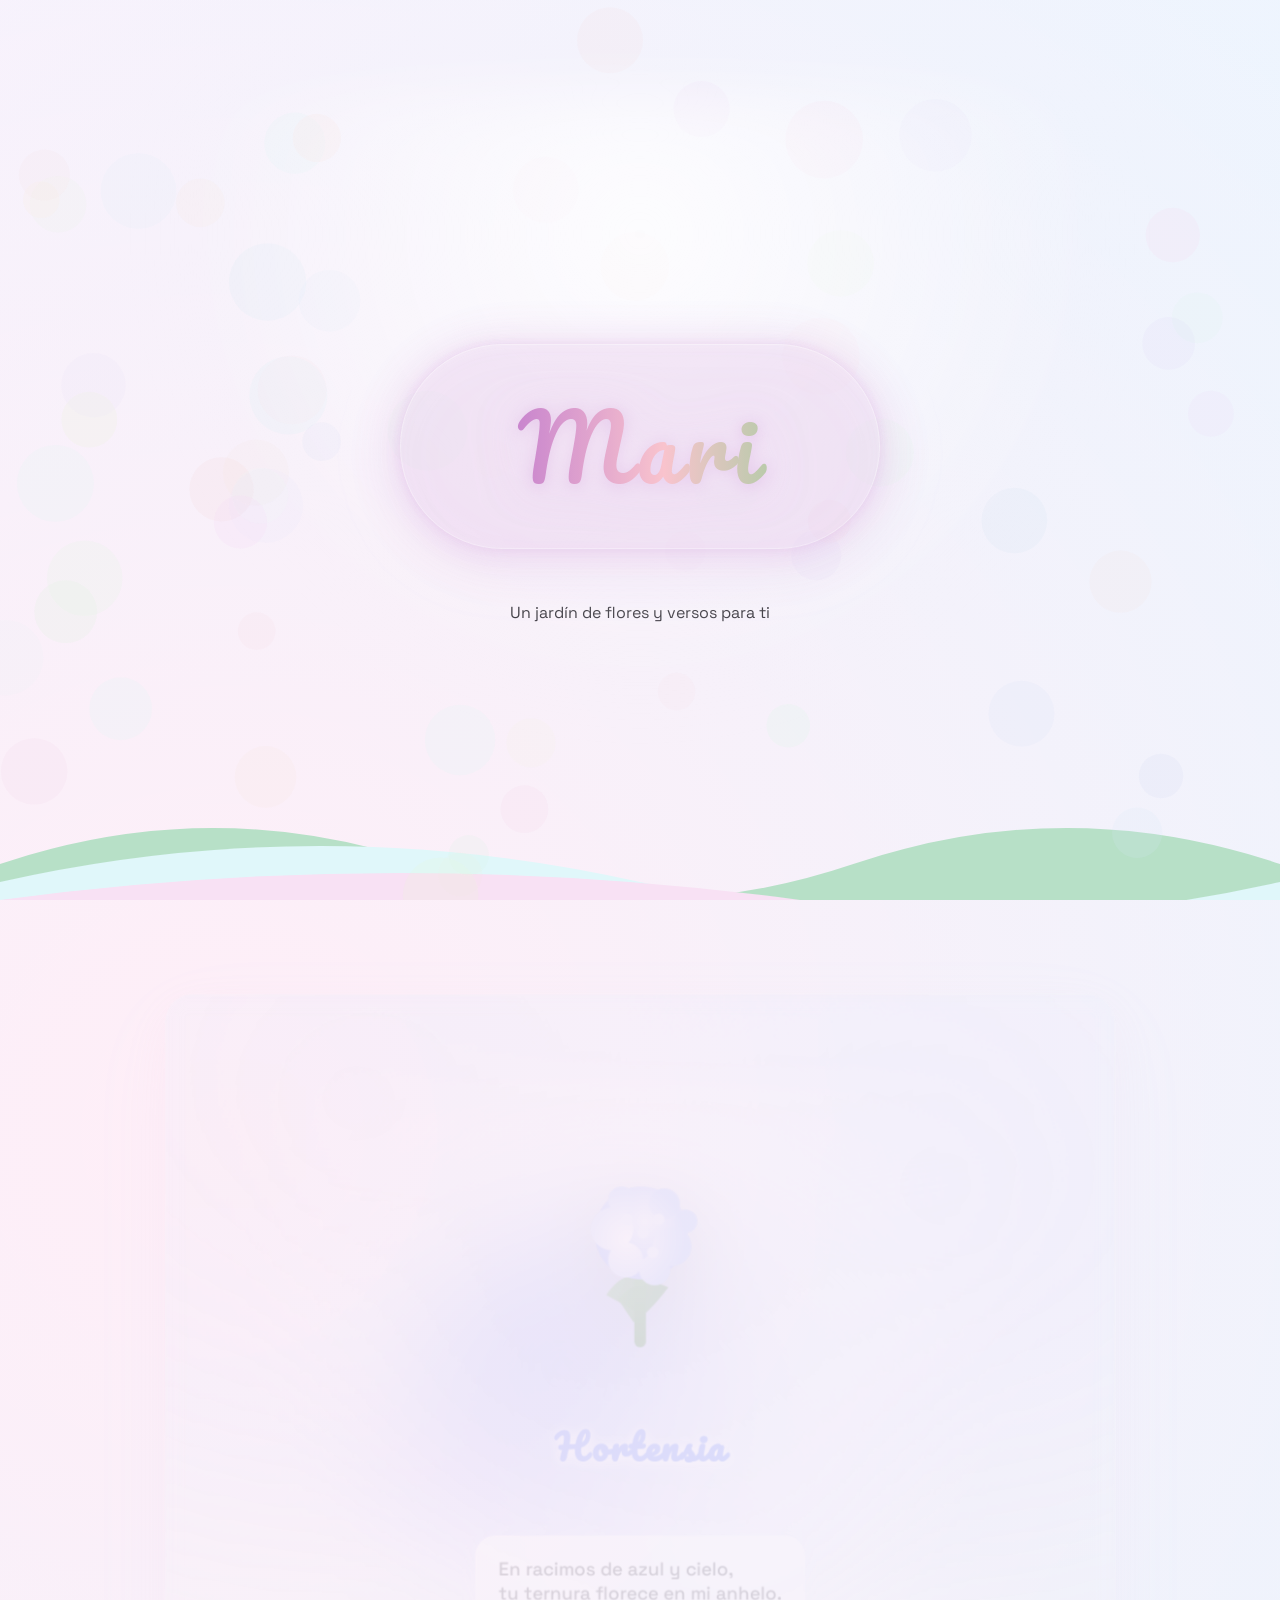
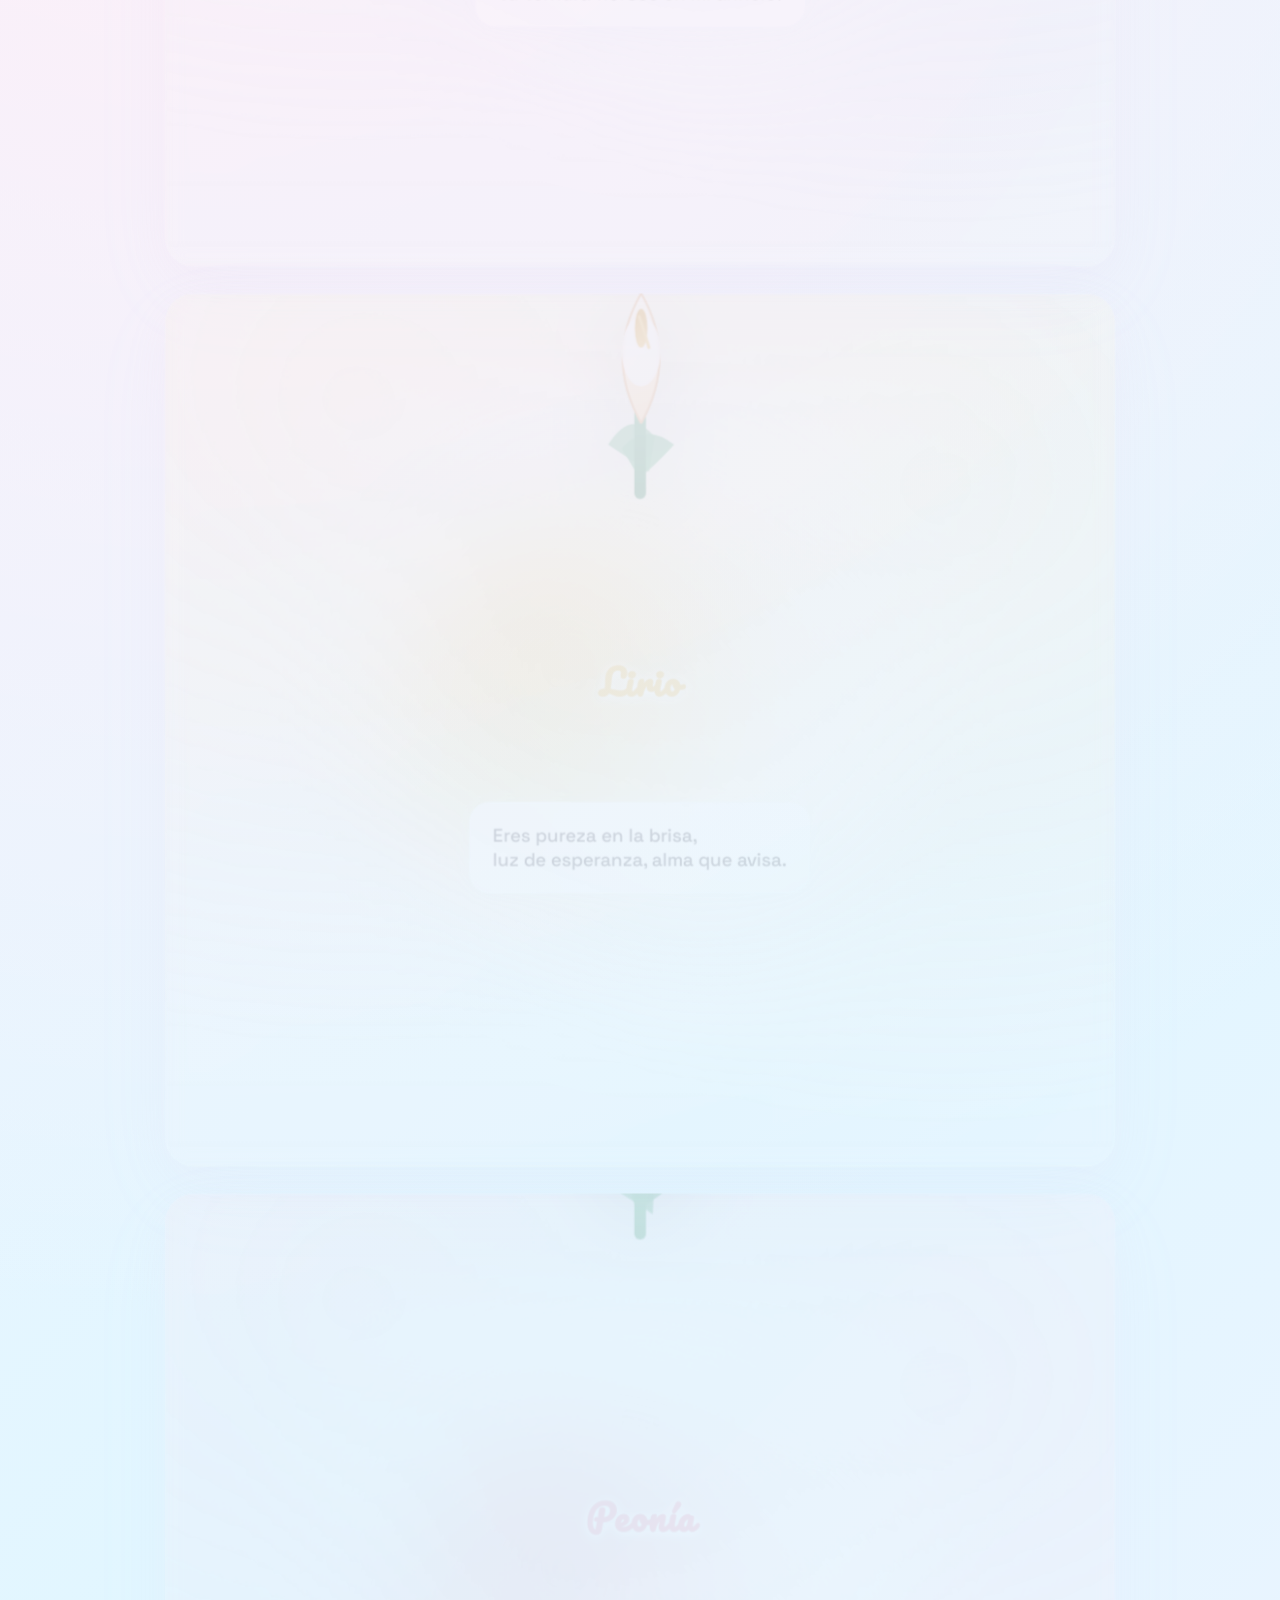
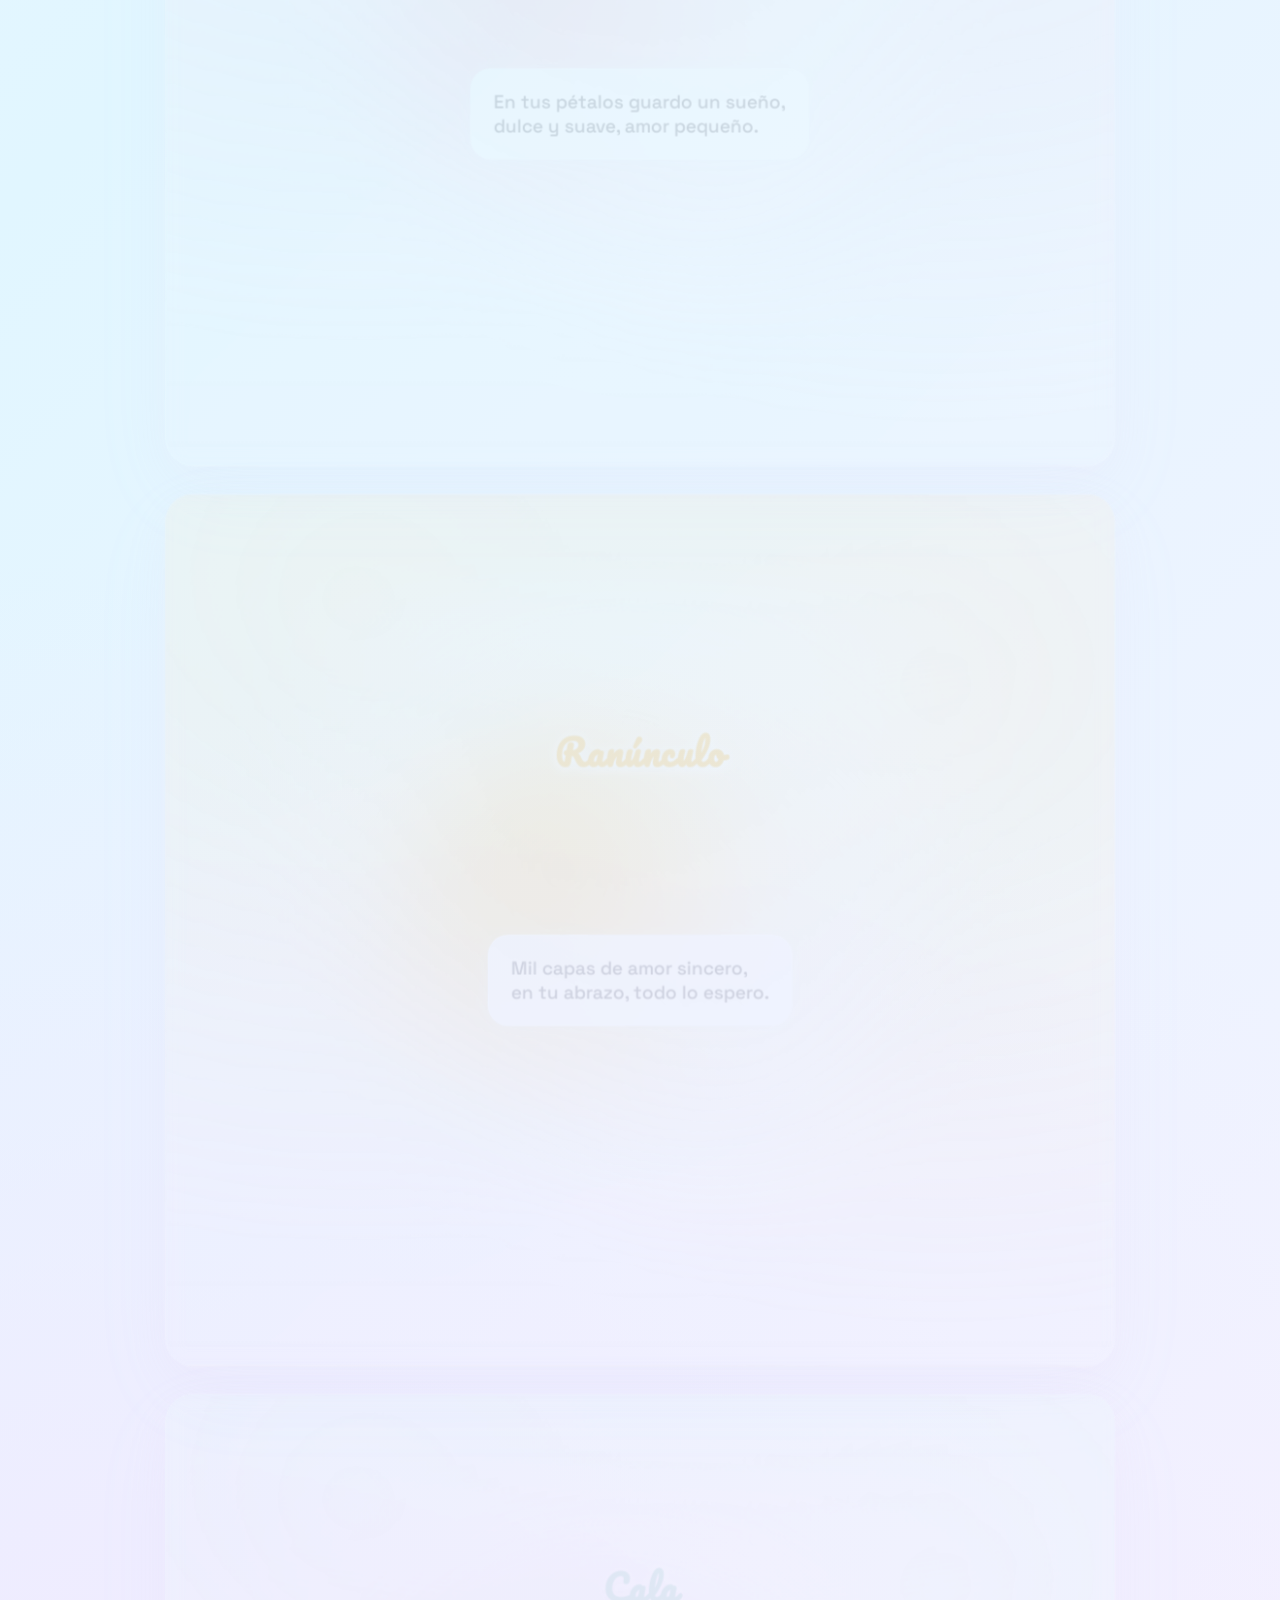
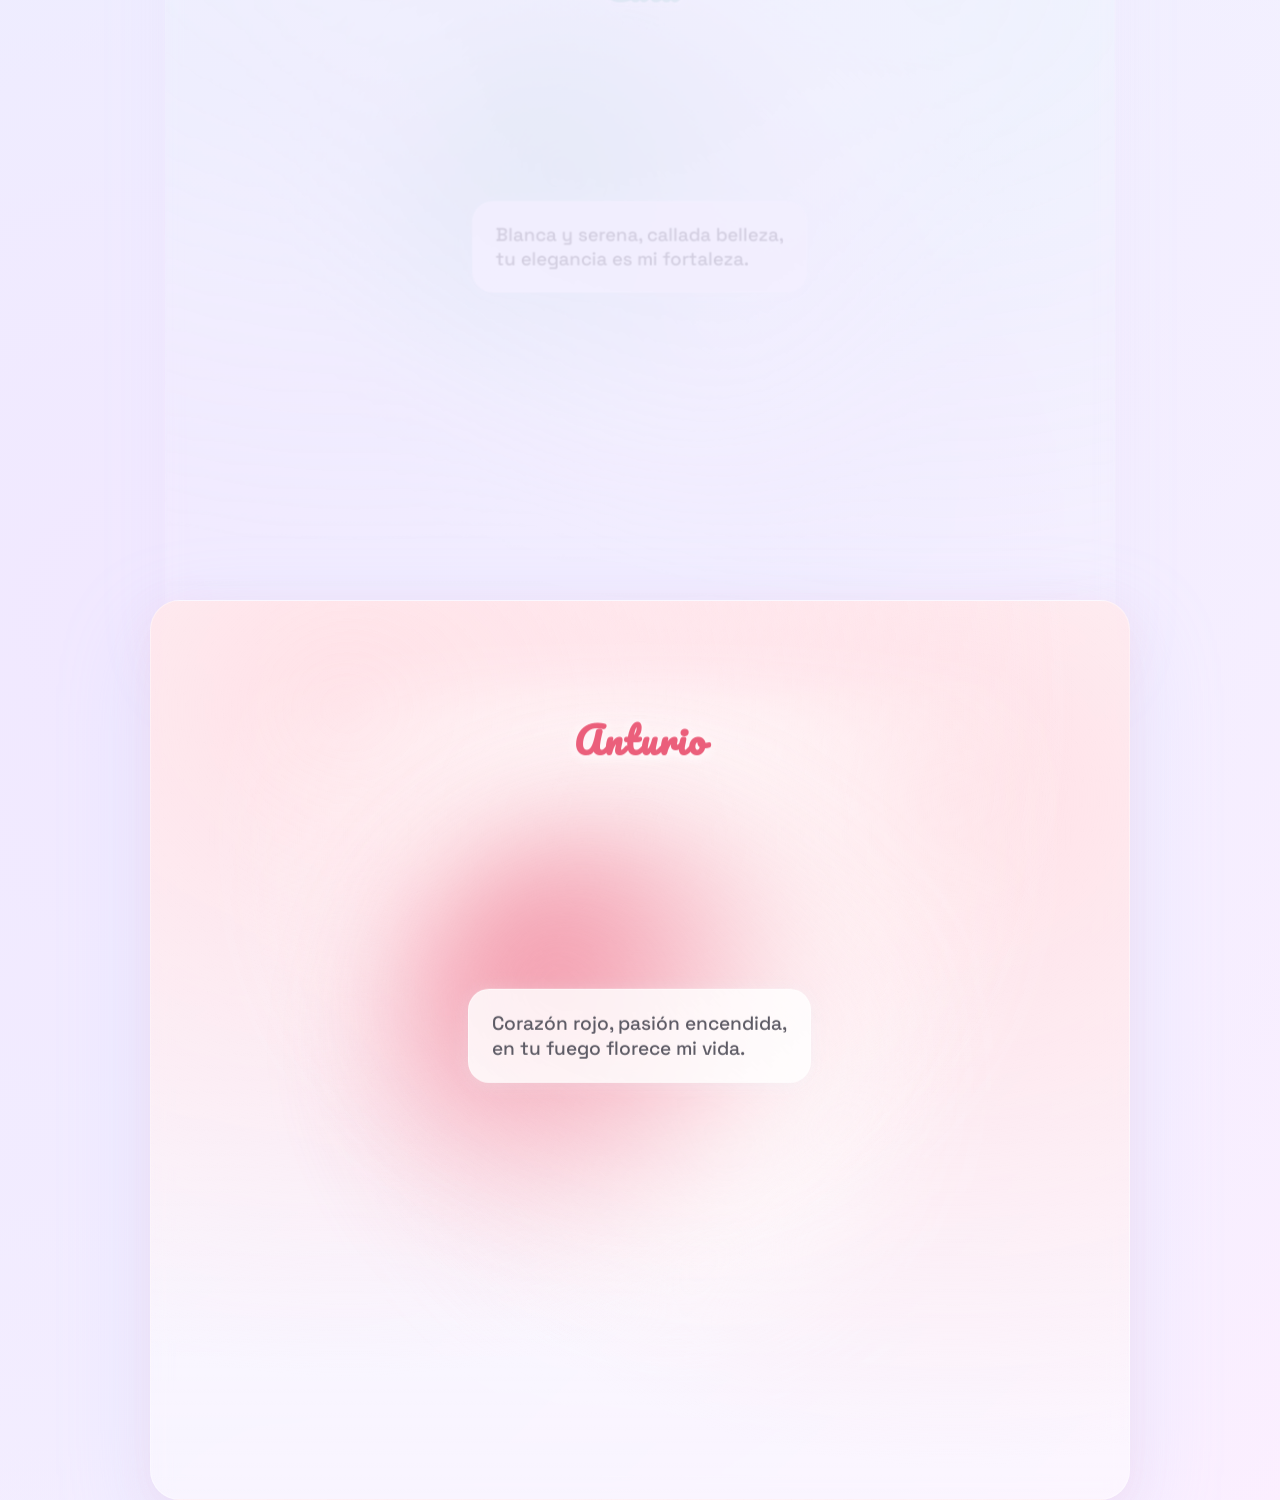
<file: index.html>
<!DOCTYPE html>
<html lang="es">
<head>
    <meta charset="UTF-8">
    <meta name="viewport" content="width=device-width, initial-scale=1.0">
    <title>Mari</title>
    <link rel="stylesheet" href="Assets/css/style.css">
    <link href="https://fonts.googleapis.com/css2?family=Pacifico&family=Space+Grotesk:wght@400;500;600&display=swap" rel="stylesheet">
</head>
<body>
    <main id="parallax-main">
        <section class="parallax-section hero">
            <h1 class="main-title"><span class="main-title-bg">Mari</span></h1>
            <p class="main-sub">Un jardín de flores y versos para ti</p>
        </section>
        <section class="parallax-section flower-section" data-flower="hortensia">
            <span class="flower-blob" aria-hidden="true"></span>
            <div class="flower-parallax" id="flower-hortensia" data-parallax="0.22"></div>
            <h2 data-parallax="0.08">Hortensia</h2>
            <p data-parallax="0.04">En racimos de azul y cielo,<br>tu ternura florece en mi anhelo.</p>
        </section>
        <section class="parallax-section flower-section" data-flower="lirio">
            <span class="flower-blob" aria-hidden="true"></span>
            <div class="flower-parallax" id="flower-lirio" data-parallax="0.22"></div>
            <h2 data-parallax="0.08">Lirio</h2>
            <p data-parallax="0.04">Eres pureza en la brisa,<br>luz de esperanza, alma que avisa.</p>
        </section>
        <section class="parallax-section flower-section" data-flower="peonia">
            <span class="flower-blob" aria-hidden="true"></span>
            <div class="flower-parallax" id="flower-peonia" data-parallax="0.22"></div>
            <h2 data-parallax="0.08">Peonía</h2>
            <p data-parallax="0.04">En tus pétalos guardo un sueño,<br>dulce y suave, amor pequeño.</p>
        </section>
        <section class="parallax-section flower-section" data-flower="ranunculo">
            <span class="flower-blob" aria-hidden="true"></span>
            <div class="flower-parallax" id="flower-ranunculo" data-parallax="0.22"></div>
            <h2 data-parallax="0.08">Ranúnculo</h2>
            <p data-parallax="0.04">Mil capas de amor sincero,<br>en tu abrazo, todo lo espero.</p>
        </section>
        <section class="parallax-section flower-section" data-flower="cala">
            <span class="flower-blob" aria-hidden="true"></span>
            <div class="flower-parallax" id="flower-cala" data-parallax="0.22"></div>
            <h2 data-parallax="0.08">Cala</h2>
            <p data-parallax="0.04">Blanca y serena, callada belleza,<br>tu elegancia es mi fortaleza.</p>
        </section>
        <section class="parallax-section flower-section" data-flower="anturio">
            <span class="flower-blob" aria-hidden="true"></span>
            <div class="flower-parallax" id="flower-anturio" data-parallax="0.22"></div>
            <h2 data-parallax="0.08">Anturio</h2>
            <p data-parallax="0.04">Corazón rojo, pasión encendida,<br>en tu fuego florece mi vida.</p>
        </section>
    </main>
    <script src="Assets/Js/bg-decor.js"></script>
    <script src="Assets/Js/hills-bg.js"></script>
    <script src="Assets/Js/flowers-parallax.js"></script>
    <script src="Assets/Js/parallax.js"></script>
</body>
</html>
</file>
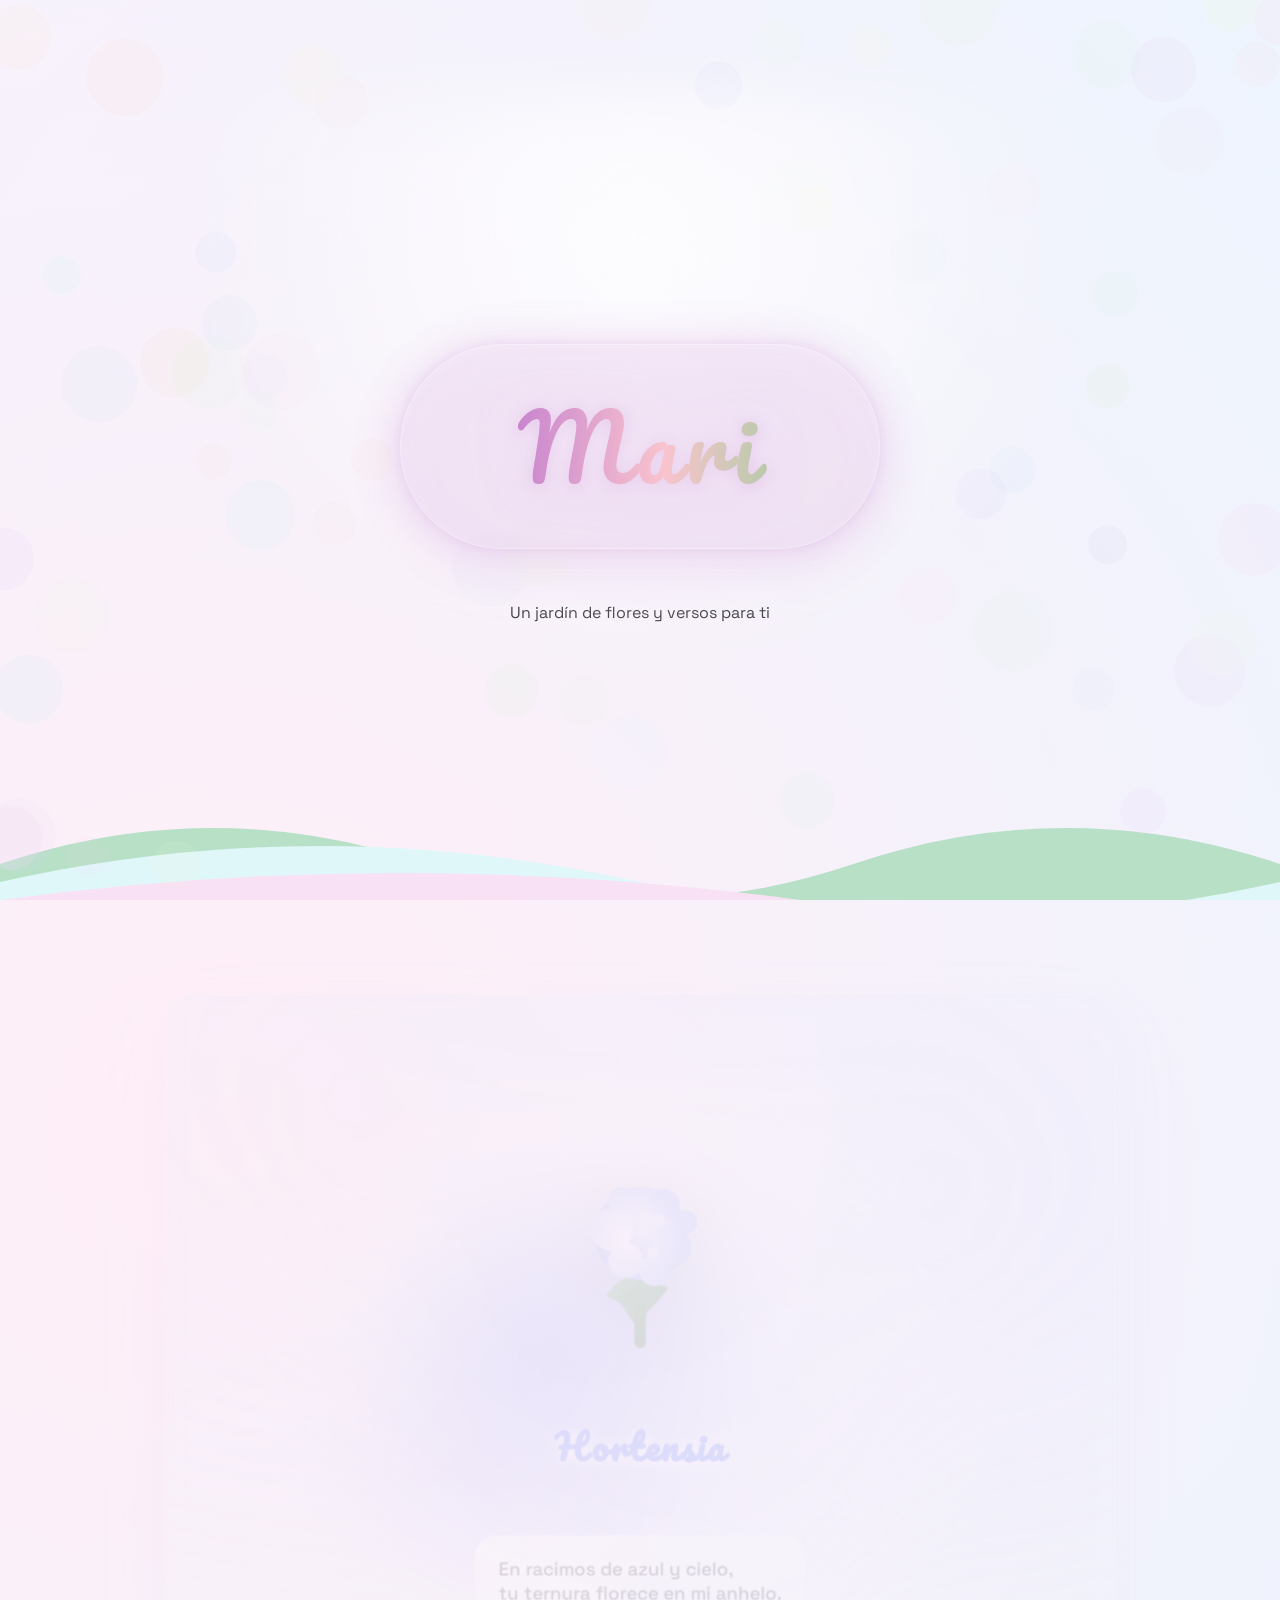
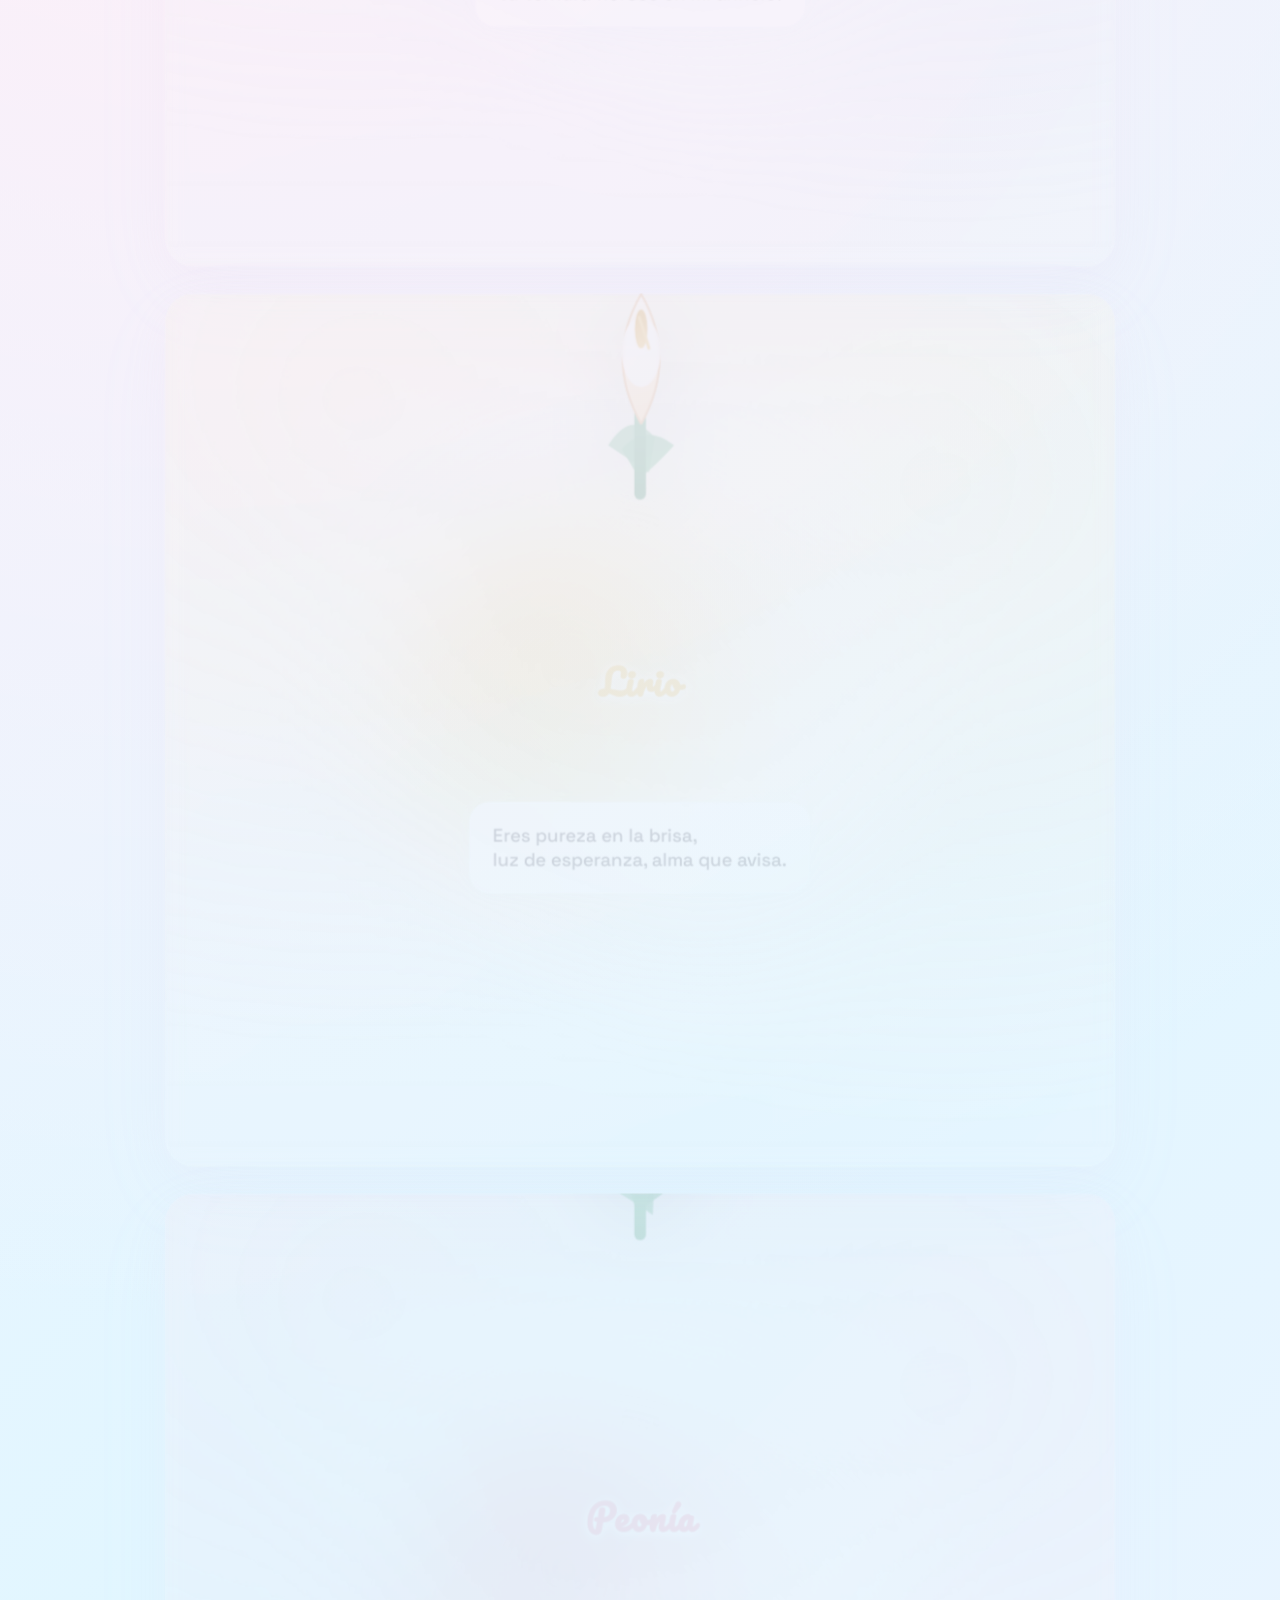
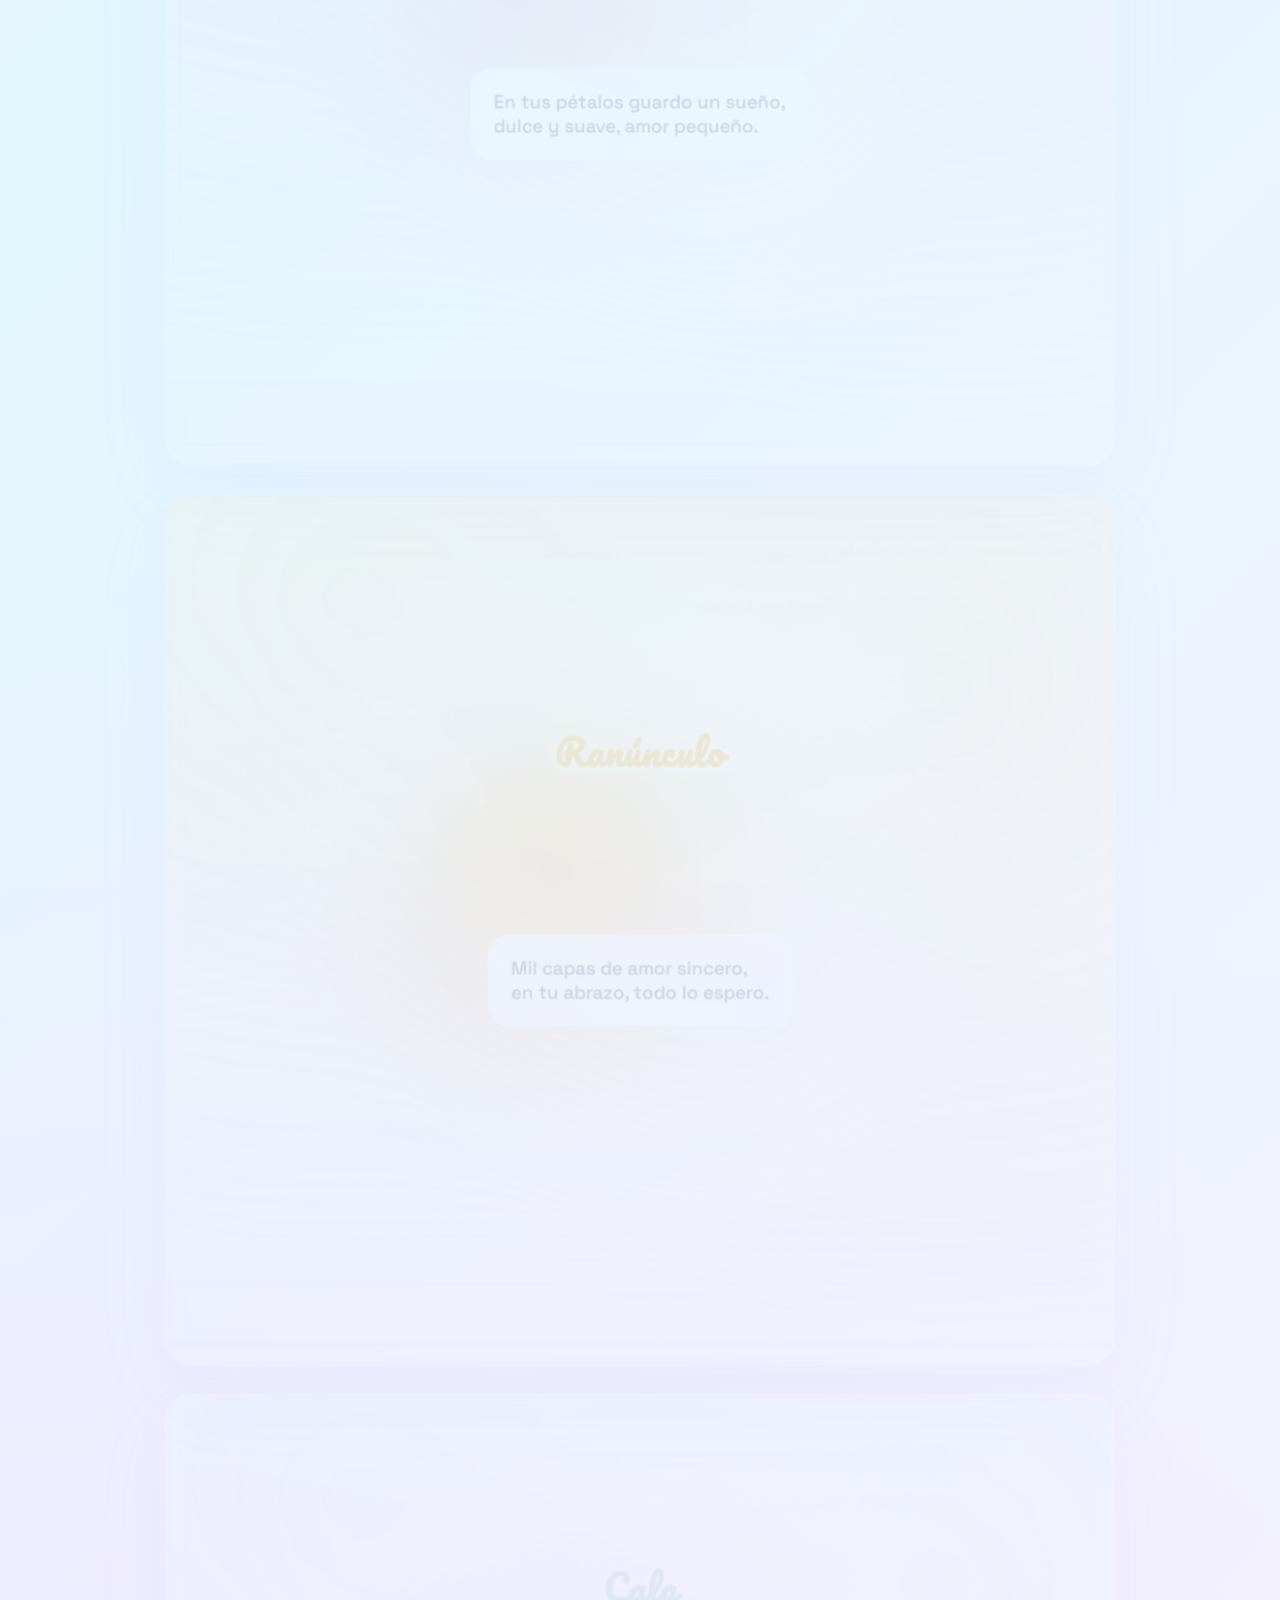
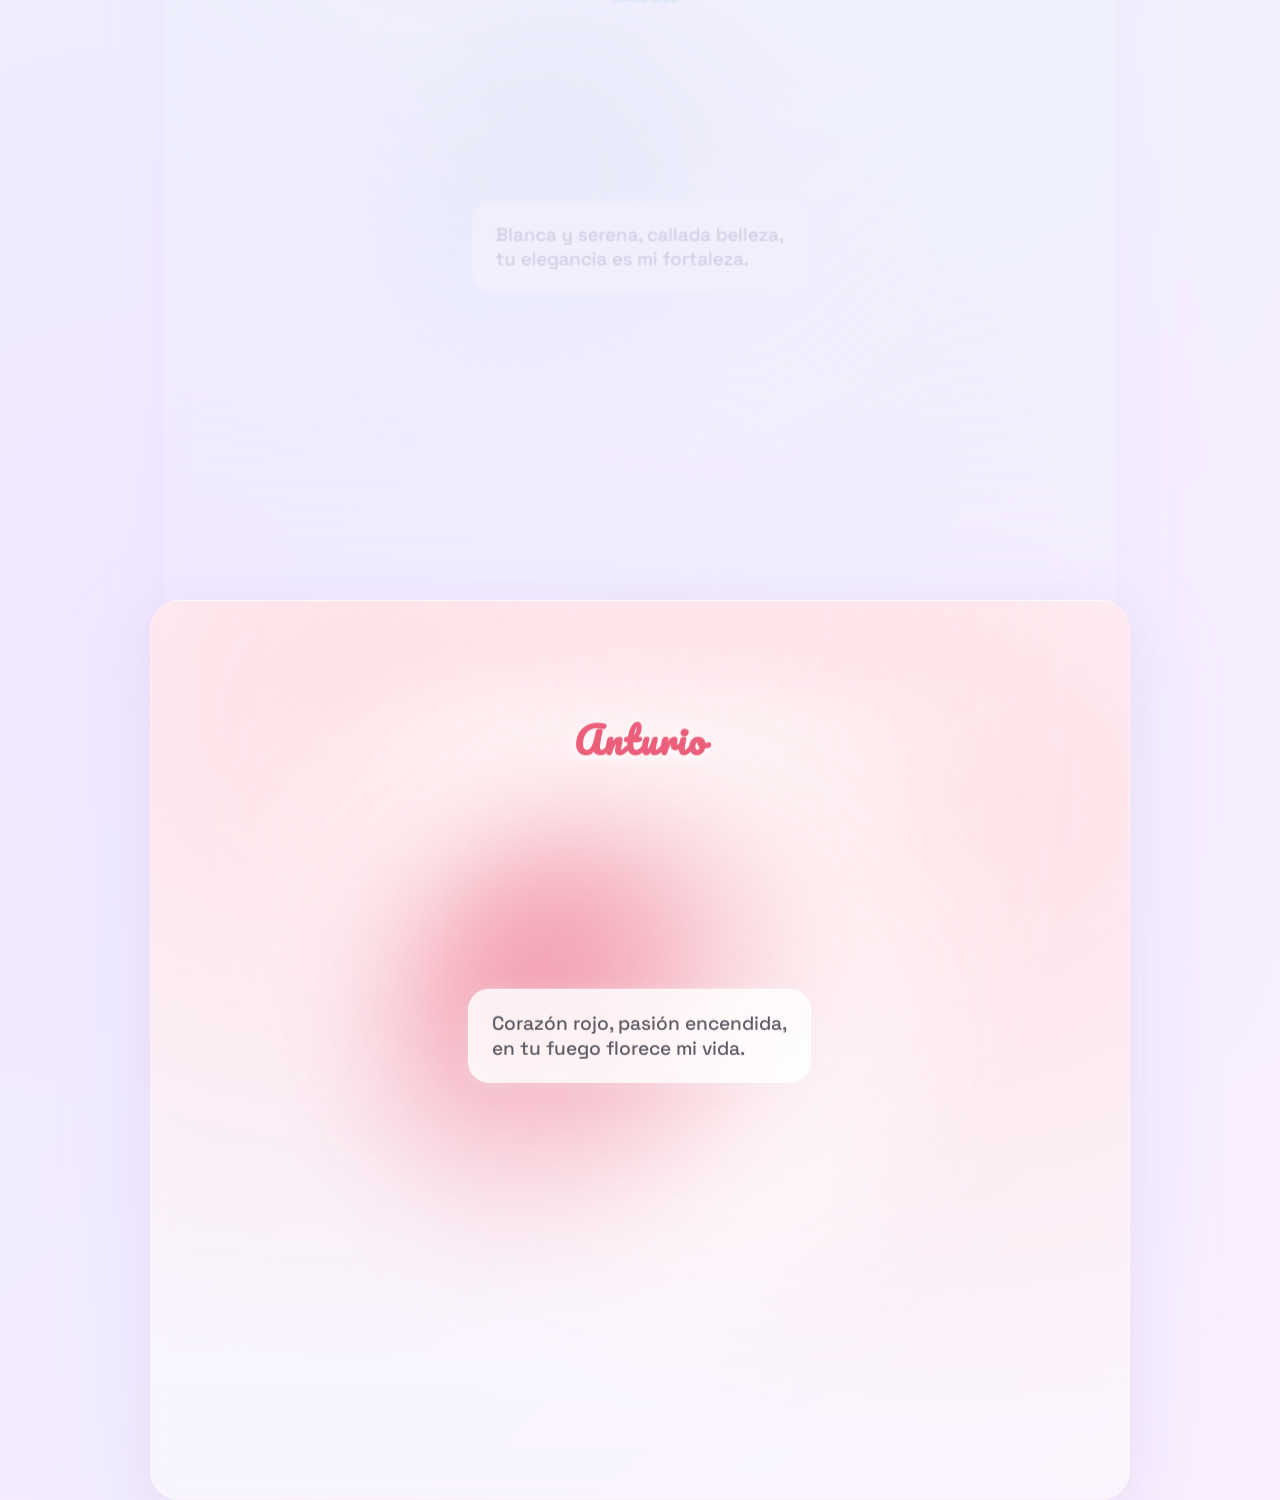
<file: pages/index.html>
<!DOCTYPE html>
<html lang="es">
<head>
    <meta charset="UTF-8">
    <meta name="viewport" content="width=device-width, initial-scale=1.0">
    <title>Mari</title>
    <link rel="stylesheet" href="../Assets/css/style.css">
    <link href="https://fonts.googleapis.com/css2?family=Pacifico&family=Space+Grotesk:wght@400;500;600&display=swap" rel="stylesheet">
</head>
<body>
    <main id="parallax-main">
        <section class="parallax-section hero">
            <h1 class="main-title"><span class="main-title-bg">Mari</span></h1>
            <p class="main-sub">Un jardín de flores y versos para ti</p>
        </section>
        <section class="parallax-section flower-section" data-flower="hortensia">
            <span class="flower-blob" aria-hidden="true"></span>
            <div class="flower-parallax" id="flower-hortensia" data-parallax="0.22"></div>
            <h2 data-parallax="0.08">Hortensia</h2>
            <p data-parallax="0.04">En racimos de azul y cielo,<br>tu ternura florece en mi anhelo.</p>
        </section>
        <section class="parallax-section flower-section" data-flower="lirio">
            <span class="flower-blob" aria-hidden="true"></span>
            <div class="flower-parallax" id="flower-lirio" data-parallax="0.22"></div>
            <h2 data-parallax="0.08">Lirio</h2>
            <p data-parallax="0.04">Eres pureza en la brisa,<br>luz de esperanza, alma que avisa.</p>
        </section>
        <section class="parallax-section flower-section" data-flower="peonia">
            <span class="flower-blob" aria-hidden="true"></span>
            <div class="flower-parallax" id="flower-peonia" data-parallax="0.22"></div>
            <h2 data-parallax="0.08">Peonía</h2>
            <p data-parallax="0.04">En tus pétalos guardo un sueño,<br>dulce y suave, amor pequeño.</p>
        </section>
        <section class="parallax-section flower-section" data-flower="ranunculo">
            <span class="flower-blob" aria-hidden="true"></span>
            <div class="flower-parallax" id="flower-ranunculo" data-parallax="0.22"></div>
            <h2 data-parallax="0.08">Ranúnculo</h2>
            <p data-parallax="0.04">Mil capas de amor sincero,<br>en tu abrazo, todo lo espero.</p>
        </section>
        <section class="parallax-section flower-section" data-flower="cala">
            <span class="flower-blob" aria-hidden="true"></span>
            <div class="flower-parallax" id="flower-cala" data-parallax="0.22"></div>
            <h2 data-parallax="0.08">Cala</h2>
            <p data-parallax="0.04">Blanca y serena, callada belleza,<br>tu elegancia es mi fortaleza.</p>
        </section>
        <section class="parallax-section flower-section" data-flower="anturio">
            <span class="flower-blob" aria-hidden="true"></span>
            <div class="flower-parallax" id="flower-anturio" data-parallax="0.22"></div>
            <h2 data-parallax="0.08">Anturio</h2>
            <p data-parallax="0.04">Corazón rojo, pasión encendida,<br>en tu fuego florece mi vida.</p>
        </section>
    </main>
    <script src="../Assets/Js/bg-decor.js"></script>
    <script src="../Assets/Js/hills-bg.js"></script>
    <script src="../Assets/Js/flowers-parallax.js"></script>
    <script src="../Assets/Js/parallax.js"></script>
</body>
</html>
</file>
<file: Assets/css/style.css>
:root {
    --ink: #2d2a32;
    --muted: #5d5b65;
    --card: rgba(255, 255, 255, 0.58);
    --stroke: rgba(255, 255, 255, 0.35);
}

* {
    box-sizing: border-box;
}

body {
    margin: 0;
    padding: 0;
    min-height: 100vh;
    background:
        radial-gradient(circle at 18% 18%, #ffeef7 0, transparent 34%),
        radial-gradient(circle at 80% 12%, #e8f6ff 0, transparent 32%),
        radial-gradient(circle at 12% 86%, #f1e8ff 0, transparent 30%),
        linear-gradient(135deg, #f8f4ff 0%, #e1f6ff 45%, #fdf0ff 100%);
    font-family: 'Space Grotesk', 'Segoe UI', Arial, sans-serif;
    color: var(--ink);
    overflow-x: hidden;
}

#bg-canvas {
    position: fixed;
    top: 0;
    left: 0;
    width: 100vw;
    height: 100vh;
    z-index: 0;
    pointer-events: none;
}

#parallax-main {
    width: 100%;
    position: relative;
    z-index: 2;
}

.parallax-section {
    min-height: 100vh;
    display: flex;
    flex-direction: column;
    align-items: center;
    justify-content: center;
    gap: 1.3rem;
    padding: 6rem 1.5rem 4rem;
    position: relative;
    overflow: hidden;
    isolation: isolate;
}

.parallax-section::before {
    content: '';
    position: absolute;
    inset: 10% 8%;
    background: radial-gradient(circle at 50% 20%, rgba(255, 255, 255, 0.8), transparent 60%);
    filter: blur(30px);
    z-index: 0;
}

.hero {
    text-align: center;
    gap: 1rem;
}

.main-title {
    font-size: 5.6rem;
    font-family: 'Pacifico', cursive;
    font-weight: normal;
    letter-spacing: 0.08em;
    opacity: 0;
    transform: translateY(40px);
    animation: fadeInTitle 2.4s ease 0.6s forwards;
    background: linear-gradient(90deg, #b45fc3 20%, #f7b6c2 55%, #7bc47f 90%);
    -webkit-background-clip: text;
    -webkit-text-fill-color: transparent;
    background-clip: text;
    filter: drop-shadow(0 4px 24px #ffffff) drop-shadow(0 2px 8px #b45fc3aa);
    margin-bottom: 0.5em;
}

.main-title-bg {
    background: rgba(255, 255, 255, 0.18);
    border-radius: 1.5em;
    padding: 0.25em 1.3em;
    box-shadow: 0 2px 24px 0 #fff6, 0 1px 10px #b45fc333;
    border: 1px solid rgba(255, 255, 255, 0.3);
}

@keyframes fadeInTitle {
    to {
        opacity: 1;
        transform: translateY(0);
    }
}

#flowers {
    display: none;
}

.flower-section {
    width: min(980px, 100%);
    margin: 0 auto;
    background:
        radial-gradient(120% 120% at 20% 12%, var(--tone-soft, #eef4ff) 0%, transparent 62%),
        radial-gradient(120% 120% at 82% 22%, var(--tone-soft, #ffeaf4) 0%, transparent 62%),
        linear-gradient(180deg, rgba(255, 255, 255, 0.72), rgba(255, 255, 255, 0.44));
    border-radius: 30px;
    box-shadow: 0 30px 90px #b8d6ff44, 0 12px 40px #ffb6d044;
    border: 1px solid var(--stroke);
    backdrop-filter: blur(10px);
    transition: transform 0.8s cubic-bezier(.4, 1.4, .6, 1), opacity 0.8s ease;
    opacity: 0.2;
    transform: translateY(80px) scale(0.97);
}

.flower-section.in-view {
    opacity: 1;
    transform: translateY(0) scale(1);
    z-index: 2;
}

.flower-blob {
    position: absolute;
    inset: auto;
    width: 58vw;
    max-width: 520px;
    aspect-ratio: 1;
    border-radius: 999px;
    background: radial-gradient(circle at 30% 30%, var(--tone, #7bc47f), transparent 55%), radial-gradient(circle at 72% 70%, rgba(255, 255, 255, 0.9), transparent 65%);
    filter: blur(60px);
    opacity: 0.7;
    z-index: 0;
}

.flower-parallax {
    width: 70vw;
    max-width: 360px;
    min-width: 200px;
    margin: 0 auto 1rem auto;
    display: flex;
    align-items: flex-end;
    justify-content: center;
    min-height: 260px;
    z-index: 2;
    filter: drop-shadow(0 12px 35px rgba(0, 0, 0, 0.18));
    will-change: transform;
    transition: transform 0.35s ease, filter 0.35s ease;
}

.flower-section.in-view .flower-parallax {
    filter: drop-shadow(0 22px 70px rgba(0, 0, 0, 0.18));
}

.flower-section h2 {
    font-size: 2.3em;
    color: var(--tone, #7bc47f);
    margin-bottom: 0.2em;
    margin-top: 0;
    font-family: 'Pacifico', cursive;
    letter-spacing: 0.04em;
    text-shadow: 0 2px 12px #ffffff;
    position: relative;
    z-index: 2;
}

.flower-section p {
    font-size: 1.2em;
    color: var(--muted);
    background: rgba(255, 255, 255, 0.82);
    border-radius: 1.1em;
    padding: 1.1em 1.2em;
    box-shadow: 0 2px 18px #e0f7fa44;
    max-width: 440px;
    margin: 0 auto 1.5rem auto;
    font-family: 'Space Grotesk', 'Segoe UI', Arial, sans-serif;
    font-weight: 500;
    border: 1px solid rgba(255, 255, 255, 0.5);
    position: relative;
    z-index: 2;
}

[data-parallax] {
    will-change: transform;
    transition: transform 0.25s ease-out;
}

[data-flower="hortensia"] { --tone: #6d8dff; --tone-soft: #e3e9ff; }
[data-flower="lirio"] { --tone: #f0c266; --tone-soft: #fff4d9; }
[data-flower="peonia"] { --tone: #f59db4; --tone-soft: #ffe4ed; }
[data-flower="ranunculo"] { --tone: #f4b52c; --tone-soft: #ffeac2; }
[data-flower="cala"] { --tone: #9bd6c9; --tone-soft: #e8fff7; }
[data-flower="anturio"] { --tone: #eb5f7b; --tone-soft: #ffe1e7; }

@media (max-width: 900px) {
    .parallax-section {
        padding: 5rem 1rem 3rem;
    }
    .main-title {
        font-size: 4rem;
    }
    .flower-section {
        border-radius: 24px;
    }
    .flower-parallax {
        max-width: 300px;
        min-height: 220px;
    }
}

@media (max-width: 600px) {
    .main-title {
        font-size: 3rem;
    }
    .main-title-bg {
        padding: 0.15em 0.9em;
    }
    .flower-parallax {
        min-width: 150px;
        min-height: 200px;
        height: 32vh;
    }
    .flower-section h2 {
        font-size: 1.5em;
    }
    .flower-section p {
        font-size: 1em;
        padding: 0.8em 0.9em;
    }
}

.flower {
    position: relative;
    width: 120px;
    height: 220px;
    opacity: 0;
    transform: scaleY(0.2);
    animation: growFlower 2.5s cubic-bezier(.68, -0.55, .27, 1.55) forwards;
    display: flex;
    align-items: flex-end;
    justify-content: center;
}

@keyframes growFlower {
    to {
        opacity: 1;
        transform: scaleY(1);
    }
}
</file>
